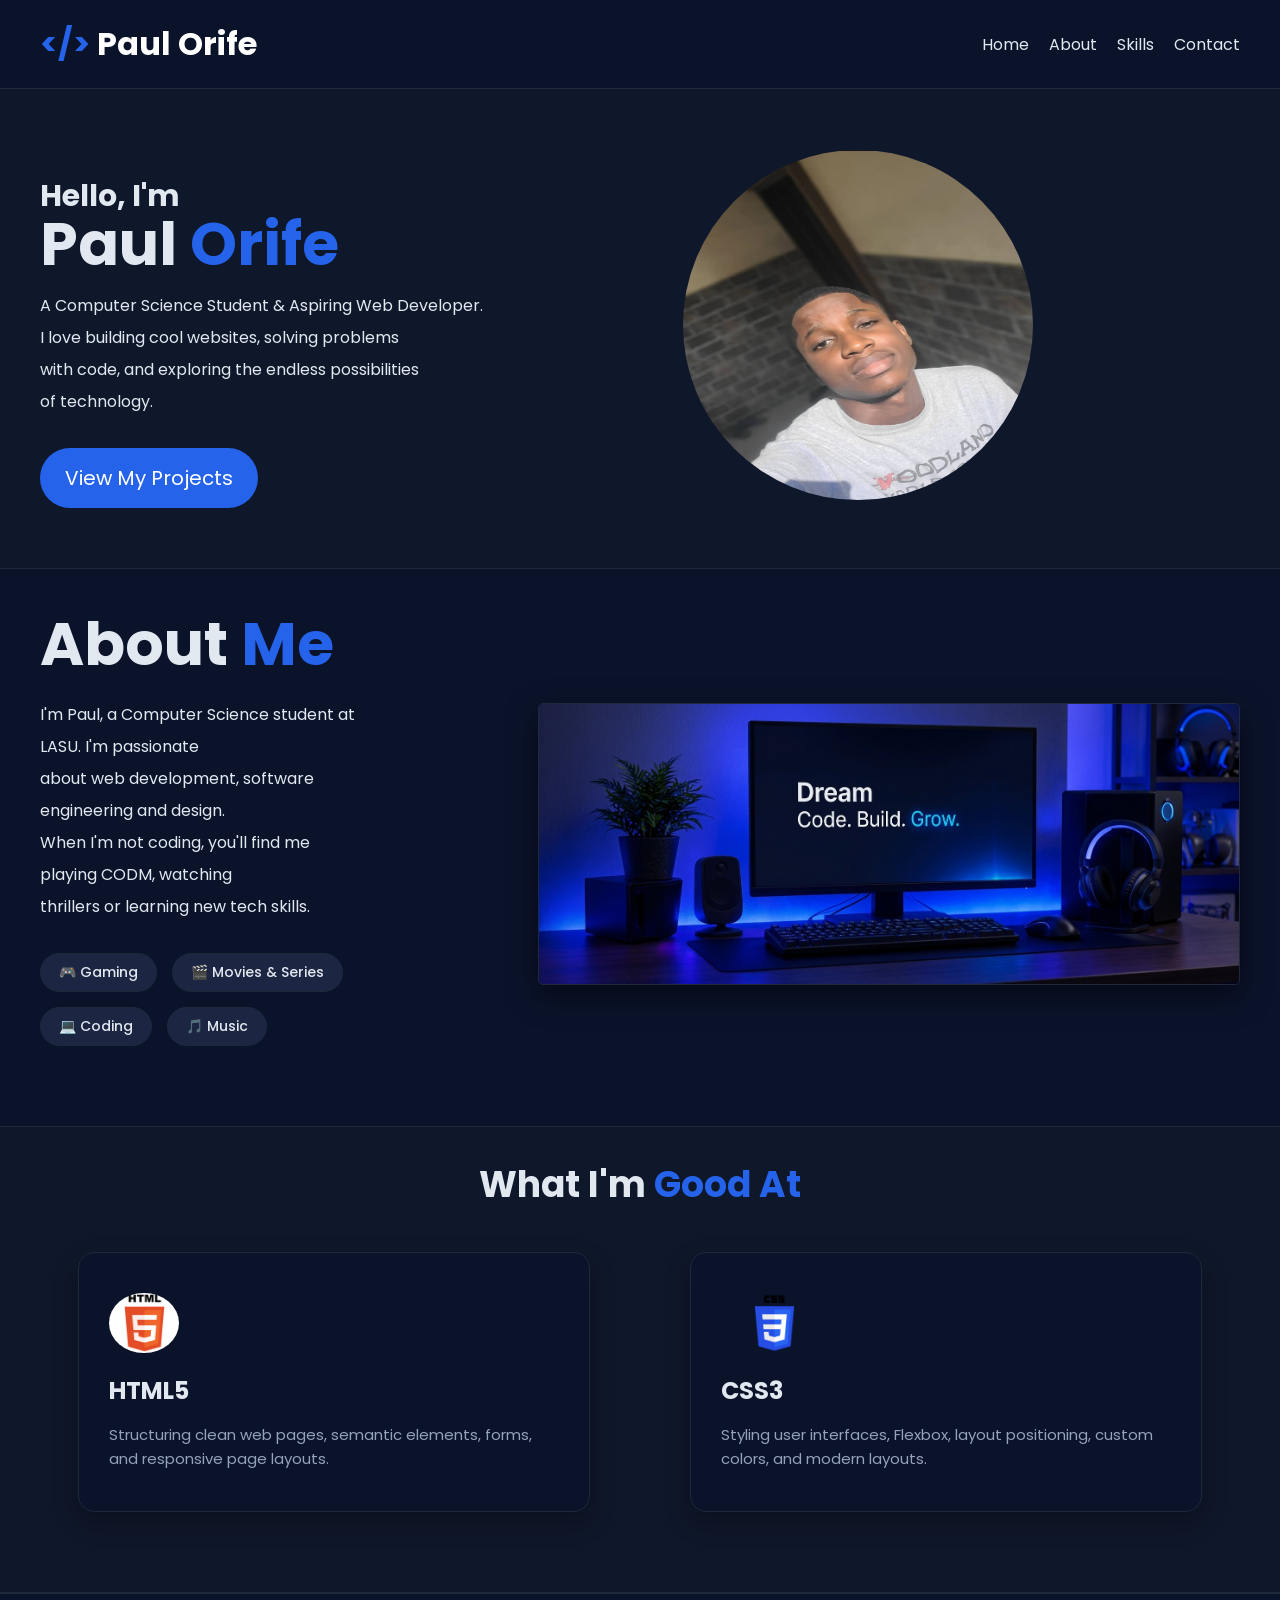
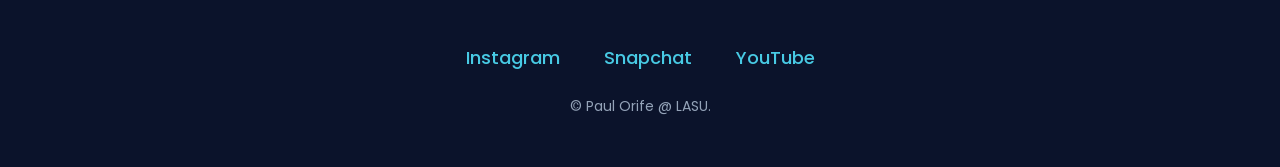
<file: index.html>
<!DOCTYPE html>
<html lang="en">
    <head>
        <meta charset="UTF-8">
        <meta name="viewport" content="width=device-width, initial-scale=1.0">
        <title>Portfolio</title>
        <link href="style.css" rel="stylesheet">
             
        <link rel="preconnect" href="https://fonts.googleapis.com">
        <link rel="preconnect" href="https://fonts.gstatic.com" crossorigin>
        <link href="https://fonts.googleapis.com/css2?family=Poppins:wght@400;500;600;700&display=swap" rel="stylesheet">
        
    </head>
    <body>
        <div class="main-header">
            <div class="logo">
              <span>&lt;/&gt; </span>Paul Orife
            </div>
            <div class="links">
                <a href="#home">Home</a>
                <a href="#about">About</a>
                
                <!-- Skills Dropdown Menu -->
                <div class="dropdown">
                    <a href="#skills" class="dropdown-btn">Skills</a>
                    <div class="dropdown-content">
                        <a href="#skills">⚡ HTML5</a>
                        <a href="#skills">🎨 CSS3</a>
                    </div>
                </div>
                
                <!-- Contact Dropdown Menu -->
                <div class="dropdown">
                    <a href="#contact" class="dropdown-btn">Contact</a>
                    <div class="dropdown-content">
                        <a href="https://www.instagram.com/orife_paul?utm_source=qr&dlrf=MTN5Z3N1NzU1OXQ3ZA==" target="_blank">Instagram</a>
                        <a href="https://www.snapchat.com/add/itz_orife?share_id=Dfqdi4r0GFM&locale=en-US" target="_blank">Snapchat</a>
                        <a href="https://youtube.com/@paulorife1999?si=MPHn2XuBU9DmYEty" target="_blank">YouTube</a>
                    </div>
                </div>
            </div>
        </div>
        
        <!-- Main Hero Container -->
        <div class="hero-section" id="home">

            <!-- Left Box: Text Content & Buttons -->
            <div class="hero-text">
                <h2 class="hero-subtitle">Hello, I'm</h2>
                <h1 class="hero-title">Paul <span>Orife</span></h1>
                <p class="hero-description">
                    A Computer Science Student & Aspiring Web Developer. <br> 
                    I love building cool websites, solving problems <br>with code, and exploring the endless possibilities<br> of technology.
                </p>
    
                <!-- Action Button -->
                <div class="hero-buttons">
                    <a href="./projects.html" target="_blank" class="btn1">View My Projects</a>
                </div>
            </div>
            
            <div class="hero-image">
                <img src="./images/profile.jpeg" alt="Paul Orife">
            </div>
        </div>


         <div class="about-section" id="about">
                <div class="about-content">
                    <h1 class="about-title">About <span>Me</span></h1>
                    <p class="about-description">
                         I'm Paul, a Computer Science student at LASU. I'm passionate<br> about web development, software engineering and design.<br> When I'm not coding, you'll find me playing CODM, watching<br> thrillers or learning new tech skills.
                     </p>
                     <div class="interest-tags">
                    <span class="tag">🎮 Gaming</span>
                    <span class="tag">🎬 Movies & Series</span>
                    <span class="tag">💻 Coding</span>
                    <span class="tag">🎵 Music</span>
                   </div>
                </div>

                <div class="about-image-card">
            <img src="./images/pc.jpg" alt="Coding Setup">
                </div>
         </div>

               <!-- Skills Section -->
            <div class="skills-section" id="skills">
                <h2>What I'm   <span>Good At</span></h2>
                
        <div class="skills-container">
            
            <!-- HTML Card -->
            <div class="skill-card">
                <div class="card-icon">
                    <img src="./images/html_logo.png" alt="HTML5 Badge">
                </div>
                <h3>HTML5</h3>
                <p>Structuring clean web pages, semantic elements, forms, and responsive page layouts.</p>
            </div>

            <!-- CSS Card -->
            <div class="skill-card">
                <div class="card-icon">
                    <img src="./images/CSS_Logo.png" alt="CSS3 Badge">
                </div>
                <h3>CSS3</h3>
                <p>Styling user interfaces, Flexbox, layout positioning, custom colors, and modern layouts.</p>
            </div>

            </div>
        </div>

        <div class="footer-container" id="contact">
            <div class="footer-links">
                <a href="https://www.instagram.com/orife_paul?utm_source=qr&dlrf=MTN5Z3N1NzU1OXQ3ZA==" target="_blank">Instagram</a>
                <a href="https://www.snapchat.com/add/itz_orife?share_id=Dfqdi4r0GFM&locale=en-US" target="_blank">Snapchat</a>
                <a href="https://youtube.com/@paulorife1999?si=MPHn2XuBU9DmYEty" target="_blank">YouTube</a>
            </div>
            <p class="copyright-text">&copy; Paul Orife @ LASU.</p>
        </div>
    </body>
</html>
</file>
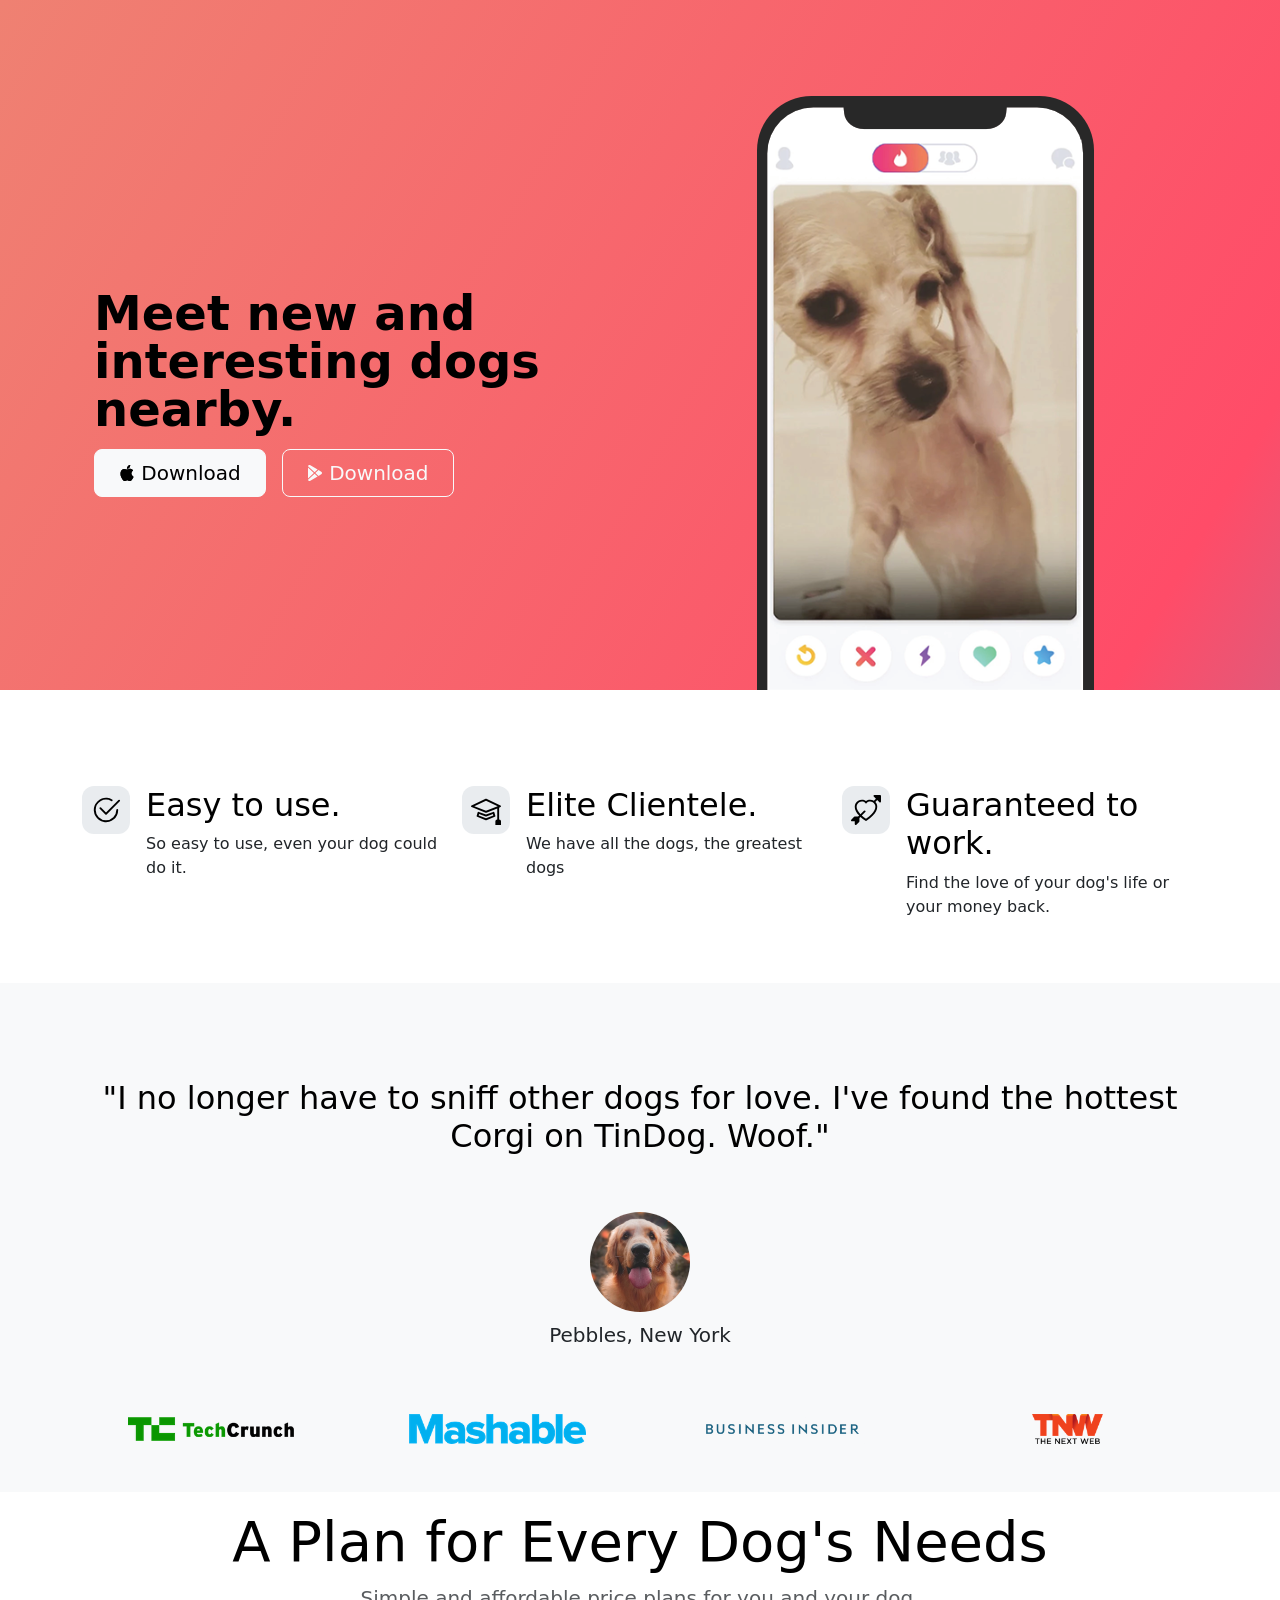
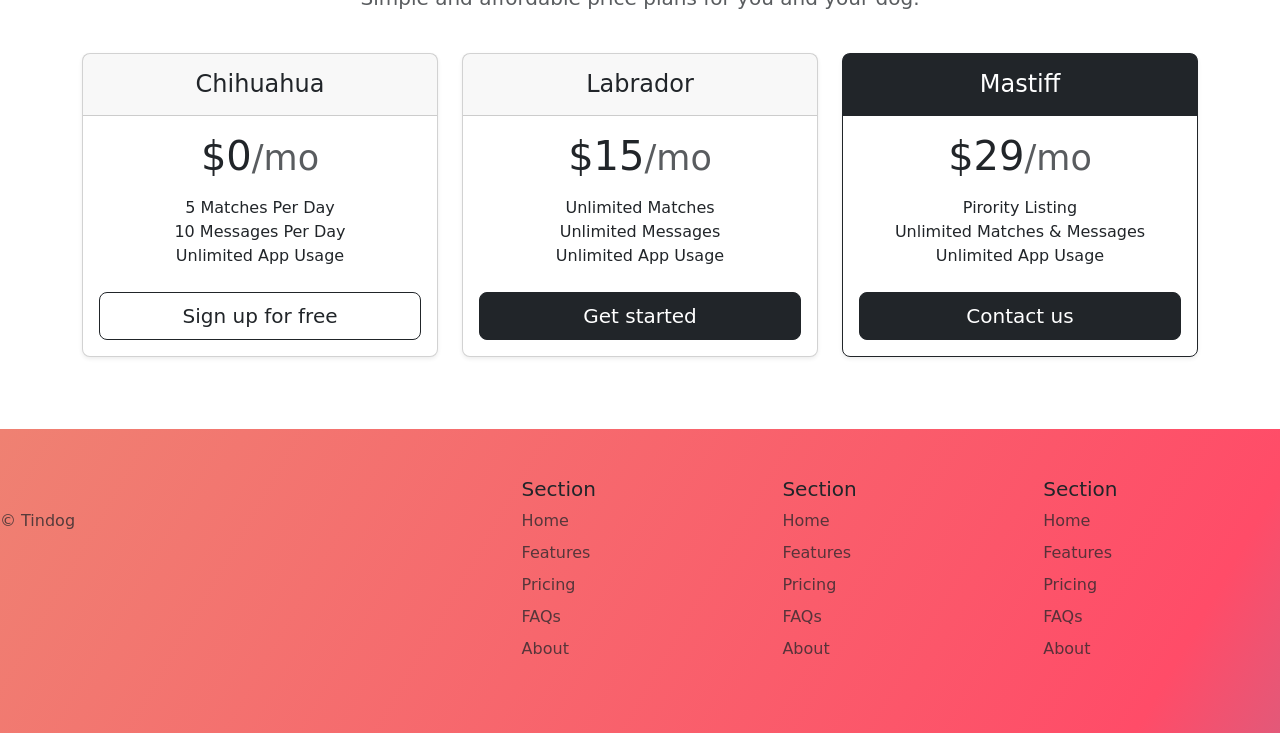
<file: Projects/tindog/index.html>
<!DOCTYPE html>
<html lang="en">

<head>
  <meta charset="UTF-8">
  <meta name="viewport" content="width=device-width, initial-scale=1.0">
  <title>TinDog</title>
   <link href="https://cdn.jsdelivr.net/npm/bootstrap@5.3.8/dist/css/bootstrap.min.css" rel="stylesheet" integrity="sha384-sRIl4kxILFvY47J16cr9ZwB07vP4J8+LH7qKQnuqkuIAvNWLzeN8tE5YBujZqJLB" crossorigin="anonymous">

  <link href="./css/style.css" rel="stylesheet">
  </head>

<body>

  <!-- Title -->
  <section id="title">
  <section id="title" class="gradient-background">

    <div class="container col-xxl-8 px-4 pt-5">
      <div class="row flex-lg-row-reverse align-items-center g-5 pt-5">
        <div class="col-10 col-sm-8 col-lg-6">
          <img src="./images/iphone.png" class="d-block mx-lg-auto img-fluid" alt="Bootstrap Themes" height="200" loading="lazy">
        </div>
        <div class="col-lg-6">
          <h1 class="display-5 fw-bold text-body-emphasis lh-1 mb-3">Meet new and interesting dogs nearby.</h1>

          <div class="d-grid gap-2 d-md-flex justify-content-md-start">
            <button type="button" class="btn btn-light btn-lg px-4 me-md-2"><svg xmlns="http://www.w3.org/2000/svg" width="16" height="16" fill="currentColor" class="bi bi-apple mb-1" viewBox="0 0 16 16">
                <path d="M11.182.008C11.148-.03 9.923.023 8.857 1.18c-1.066 1.156-.902 2.482-.878 2.516.024.034 1.52.087 2.475-1.258.955-1.345.762-2.391.728-2.43Zm3.314 11.733c-.048-.096-2.325-1.234-2.113-3.422.212-2.189 1.675-2.789 1.698-2.854.023-.065-.597-.79-1.254-1.157a3.692 3.692 0 0 0-1.563-.434c-.108-.003-.483-.095-1.254.116-.508.139-1.653.589-1.968.607-.316.018-1.256-.522-2.267-.665-.647-.125-1.333.131-1.824.328-.49.196-1.422.754-2.074 2.237-.652 1.482-.311 3.83-.067 4.56.244.729.625 1.924 1.273 2.796.576.984 1.34 1.667 1.659 1.899.319.232 1.219.386 1.843.067.502-.308 1.408-.485 1.766-.472.357.013 1.061.154 1.782.539.571.197 1.111.115 1.652-.105.541-.221 1.324-1.059 2.238-2.758.347-.79.505-1.217.473-1.282Z"></path>
                <path d="M11.182.008C11.148-.03 9.923.023 8.857 1.18c-1.066 1.156-.902 2.482-.878 2.516.024.034 1.52.087 2.475-1.258.955-1.345.762-2.391.728-2.43Zm3.314 11.733c-.048-.096-2.325-1.234-2.113-3.422.212-2.189 1.675-2.789 1.698-2.854.023-.065-.597-.79-1.254-1.157a3.692 3.692 0 0 0-1.563-.434c-.108-.003-.483-.095-1.254.116-.508.139-1.653.589-1.968.607-.316.018-1.256-.522-2.267-.665-.647-.125-1.333.131-1.824.328-.49.196-1.422.754-2.074 2.237-.652 1.482-.311 3.83-.067 4.56.244.729.625 1.924 1.273 2.796.576.984 1.34 1.667 1.659 1.899.319.232 1.219.386 1.843.067.502-.308 1.408-.485 1.766-.472.357.013 1.061.154 1.782.539.571.197 1.111.115 1.652-.105.541-.221 1.324-1.059 2.238-2.758.347-.79.505-1.217.473-1.282Z"></path>
              </svg> Download</button>
            <button type="button" class="btn btn-outline-light btn-lg px-4"><svg xmlns="http://www.w3.org/2000/svg" width="16" height="16" fill="currentColor" class="bi bi-google-play mb-1" viewBox="0 0 16 16">
                <path d="M14.222 9.374c1.037-.61 1.037-2.137 0-2.748L11.528 5.04 8.32 8l3.207 2.96 2.694-1.586Zm-3.595 2.116L7.583 8.68 1.03 14.73c.201 1.029 1.36 1.61 2.303 1.055l7.294-4.295ZM1 13.396V2.603L6.846 8 1 13.396ZM1.03 1.27l6.553 6.05 3.044-2.81L3.333.215C2.39-.341 1.231.24 1.03 1.27Z"></path>
              </svg> Download</button>
          </div>
        </div>
      </div>
    </div>
  </section>
  </section>
  <!-- Features -->
  
  <section id="features">
     <div class="container mt-5">
    <div class="row g-4 py-5 row-cols-1 row-cols-lg-3"> <div class="col d-flex align-items-start"> <div class="icon-square text-body-emphasis bg-body-secondary d-inline-flex align-items-center justify-content-center fs-4 flex-shrink-0 me-3"> <svg xmlns="http://www.w3.org/2000/svg" height="30" fill="currentColor" class="bi bi-check2-circle"
              viewBox="0 0 16 16">
<path
                d="M2.5 8a5.5 5.5 0 0 1 8.25-4.764.5.5 0 0 0 .5-.866A6.5 6.5 0 1 0 14.5 8a.5.5 0 0 0-1 0 5.5 5.5 0 1 1-11 0z" />
<path
                d="M15.354 3.354a.5.5 0 0 0-.708-.708L8 9.293 5.354 6.646a.5.5 0 1 0-.708.708l3 3a.5.5 0 0 0 .708 0l7-7z" />
</svg> </div> <div> <h3 class="fs-2 text-body-emphasis">Easy to use.</h3> <p>So easy to use, even your dog could do it.</p> 

    </a> </div> </div> <div class="col d-flex align-items-start"> <div class="icon-square text-body-emphasis bg-body-secondary d-inline-flex align-items-center justify-content-center fs-4 flex-shrink-0 me-3"> <svg xmlns="http://www.w3.org/2000/svg" height="30" fill="currentColor" class="bi bi-mortarboard" viewBox="0 0 16 16">
<path d="M8.211 2.047a.5.5 0 0 0-.422 0l-7.5 3.5a.5.5 0 0 0 .025.917l7.5 3a.5.5 0 0 0 .372 0L14 7.14V13a1 1 0 0 0-1 1v2h3v-2a1 1 0 0 0-1-1V6.739l.686-.275a.5.5 0 0 0 .025-.917l-7.5-3.5ZM8 8.46 1.758 5.965 8 3.052l6.242 2.913L8 8.46Z"/>
<path d="M4.176 9.032a.5.5 0 0 0-.656.327l-.5 1.7a.5.5 0 0 0 .294.605l4.5 1.8a.5.5 0 0 0 .372 0l4.5-1.8a.5.5 0 0 0 .294-.605l-.5-1.7a.5.5 0 0 0-.656-.327L8 10.466 4.176 9.032Zm-.068 1.873.22-.748 3.496 1.311a.5.5 0 0 0 .352 0l3.496-1.311.22.748L8 12.46l-3.892-1.556Z"/>
</svg>
 </div> <div> <h3 class="fs-2 text-body-emphasis">Elite Clientele.</h3> <p>We have all the dogs, the greatest dogs</p> 
    
    </a> </div> </div> <div class="col d-flex align-items-start"> <div class="icon-square text-body-emphasis bg-body-secondary d-inline-flex align-items-center justify-content-center fs-4 flex-shrink-0 me-3"> <svg xmlns="http://www.w3.org/2000/svg" height="30" fill="currentColor" class="bi bi-arrow-through-heart"
              viewBox="0 0 16 16">
<path fill-rule="evenodd"
                d="M2.854 15.854A.5.5 0 0 1 2 15.5V14H.5a.5.5 0 0 1-.354-.854l1.5-1.5A.5.5 0 0 1 2 11.5h1.793l.53-.53c-.771-.802-1.328-1.58-1.704-2.32-.798-1.575-.775-2.996-.213-4.092C3.426 2.565 6.18 1.809 8 3.233c1.25-.98 2.944-.928 4.212-.152L13.292 2 12.147.854A.5.5 0 0 1 12.5 0h3a.5.5 0 0 1 .5.5v3a.5.5 0 0 1-.854.354L14 2.707l-1.006 1.006c.236.248.44.531.6.845.562 1.096.585 2.517-.213 4.092-.793 1.563-2.395 3.288-5.105 5.08L8 13.912l-.276-.182a21.86 21.86 0 0 1-2.685-2.062l-.539.54V14a.5.5 0 0 1-.146.354l-1.5 1.5Zm2.893-4.894A20.419 20.419 0 0 0 8 12.71c2.456-1.666 3.827-3.207 4.489-4.512.679-1.34.607-2.42.215-3.185-.817-1.595-3.087-2.054-4.346-.761L8 4.62l-.358-.368c-1.259-1.293-3.53-.834-4.346.761-.392.766-.464 1.845.215 3.185.323.636.815 1.33 1.519 2.065l1.866-1.867a.5.5 0 1 1 .708.708L5.747 10.96Z" />
</svg>
 </div> <div> <h3 class="fs-2 text-body-emphasis">Guaranteed to work.</h3> <p>Find the love of your dog's life or your money back.</p> 
    
    </a> </div> </div> </div>
    </div>
  </section>
  
  <!-- Testimonial -->
  <section id="testimonial">
    <div class="p-5 text-center bg-body-tertiary">
        <div class="container py-5">
          <h2 class="text-body-emphasis">"I no longer have to sniff other dogs for love. I've found the hottest Corgi on
            TinDog. Woof."</h2>
          <img class="profile-img mt-5" src="./images/dog-img.jpg" alt="dog image"> 
          <p class="col-lg-8 mx-auto lead mt-2">
            Pebbles, New York
          </p>
        </div>

        <div class="container">
          <div class="row">
            <div class="col-lg-3 col-sm-12">
              <img src="./images/techcrunch.png" alt="techcrunch" height="30">
            </div>
            <div class="col-lg-3 col-sm-12">
              <img src="./images/mashable.png" alt="mashable" height="30">
            </div>
            <div class="col-lg-3 col-sm-12">
              <img src="./images/bizinsider.png" alt="bizinsider" height="30">
            </div>
            <div class="col-lg-3 col-sm-12">
              <img src="./images/tnw.png" alt="tnw" height="30">
            </div>
          </div>
        </div>
      </div>
  </section>
  <!-- Pricing -->
   <div class="container">
  <section id="pricing">
    <div class="pricing-header p-3 pb-md-4 mx-auto text-center"> <h1 class="display-4 fw-normal text-body-emphasis">A Plan for Every Dog's Needs</h1> <p class="fs-5 text-body-secondary">Simple and affordable price plans for you and your dog.</p> </div>
    <div class="row row-cols-1 row-cols-md-3 mb-3 text-center"> <div class="col"> <div class="card mb-4 rounded-3 shadow-sm"> <div class="card-header py-3"> <h4 class="my-0 fw-normal">Chihuahua</h4> </div> <div class="card-body"> <h1 class="card-title pricing-card-title">$0<small class="text-body-secondary fw-light">/mo</small></h1> <ul class="list-unstyled mt-3 mb-4"> <li>5 Matches Per Day</li> <li>10 Messages Per Day</li> <li>Unlimited App Usage</li>  </ul> <button type="button" class="w-100 btn btn-lg btn-outline-dark">Sign up for free</button> </div> </div> </div> <div class="col"> <div class="card mb-4 rounded-3 shadow-sm"> <div class="card-header py-3"> <h4 class="my-0 fw-normal">Labrador</h4> </div> <div class="card-body"> <h1 class="card-title pricing-card-title">$15<small class="text-body-secondary fw-light">/mo</small></h1> <ul class="list-unstyled mt-3 mb-4"> <li>Unlimited Matches</li> <li>Unlimited Messages</li> <li>Unlimited App Usage</li> </ul> <button type="button" class="w-100 btn btn-lg btn-dark">Get started</button> </div> </div> </div> <div class="col"> <div class="card mb-4 rounded-3 shadow-sm border-dark"> <div class="card-header py-3 text-bg-dark border-dark"> <h4 class="my-0 fw-normal">Mastiff</h4> </div> <div class="card-body"> <h1 class="card-title pricing-card-title">$29<small class="text-body-secondary fw-light">/mo</small></h1> <ul class="list-unstyled mt-3 mb-4"> <li>Pirority Listing</li> <li>Unlimited Matches & Messages</li> <li>Unlimited App Usage</li> </ul> <button type="button" class="w-100 btn btn-lg btn-dark">Contact us</button> </div> </div> </div> </div>
  </section>
  </div>
  <!-- Footer -->
  <section id="footer" class="gradient-background">
    <footer class="row row-cols-1 row-cols-sm-2 row-cols-md-5 py-5 mt-5  "> <div class="col mb-3"> <svg class="bi me-2" width="40" height="32" aria-hidden="true"><use xlink:href="#bootstrap"></use></svg> </a> <p class="text-body-secondary">© Tindog</p> </div> <div class="col mb-3"></div> <div class="col mb-3"> <h5>Section</h5> <ul class="nav flex-column"> <li class="nav-item mb-2"><a href="#" class="nav-link p-0 text-body-secondary">Home</a></li> <li class="nav-item mb-2"><a href="#" class="nav-link p-0 text-body-secondary">Features</a></li> <li class="nav-item mb-2"><a href="#" class="nav-link p-0 text-body-secondary">Pricing</a></li> <li class="nav-item mb-2"><a href="#" class="nav-link p-0 text-body-secondary">FAQs</a></li> <li class="nav-item mb-2"><a href="#" class="nav-link p-0 text-body-secondary">About</a></li> </ul> </div> <div class="col mb-3"> <h5>Section</h5> <ul class="nav flex-column"> <li class="nav-item mb-2"><a href="#" class="nav-link p-0 text-body-secondary">Home</a></li> <li class="nav-item mb-2"><a href="#" class="nav-link p-0 text-body-secondary">Features</a></li> <li class="nav-item mb-2"><a href="#" class="nav-link p-0 text-body-secondary">Pricing</a></li> <li class="nav-item mb-2"><a href="#" class="nav-link p-0 text-body-secondary">FAQs</a></li> <li class="nav-item mb-2"><a href="#" class="nav-link p-0 text-body-secondary">About</a></li> </ul> </div> <div class="col mb-3"> <h5>Section</h5> <ul class="nav flex-column"> <li class="nav-item mb-2"><a href="#" class="nav-link p-0 text-body-secondary">Home</a></li> <li class="nav-item mb-2"><a href="#" class="nav-link p-0 text-body-secondary">Features</a></li> <li class="nav-item mb-2"><a href="#" class="nav-link p-0 text-body-secondary">Pricing</a></li> <li class="nav-item mb-2"><a href="#" class="nav-link p-0 text-body-secondary">FAQs</a></li> <li class="nav-item mb-2"><a href="#" class="nav-link p-0 text-body-secondary">About</a></li> </ul> </div> </footer>
  </section>
  <script src="https://cdn.jsdelivr.net/npm/bootstrap@5.3.8/dist/js/bootstrap.bundle.min.js" integrity="sha384-FKyoEForCGlyvwx9Hj09JcYn3nv7wiPVlz7YYwJrWVcXK/BmnVDxM+D2scQbITxI" crossorigin="anonymous"></script>
</body>

</html>
</file>
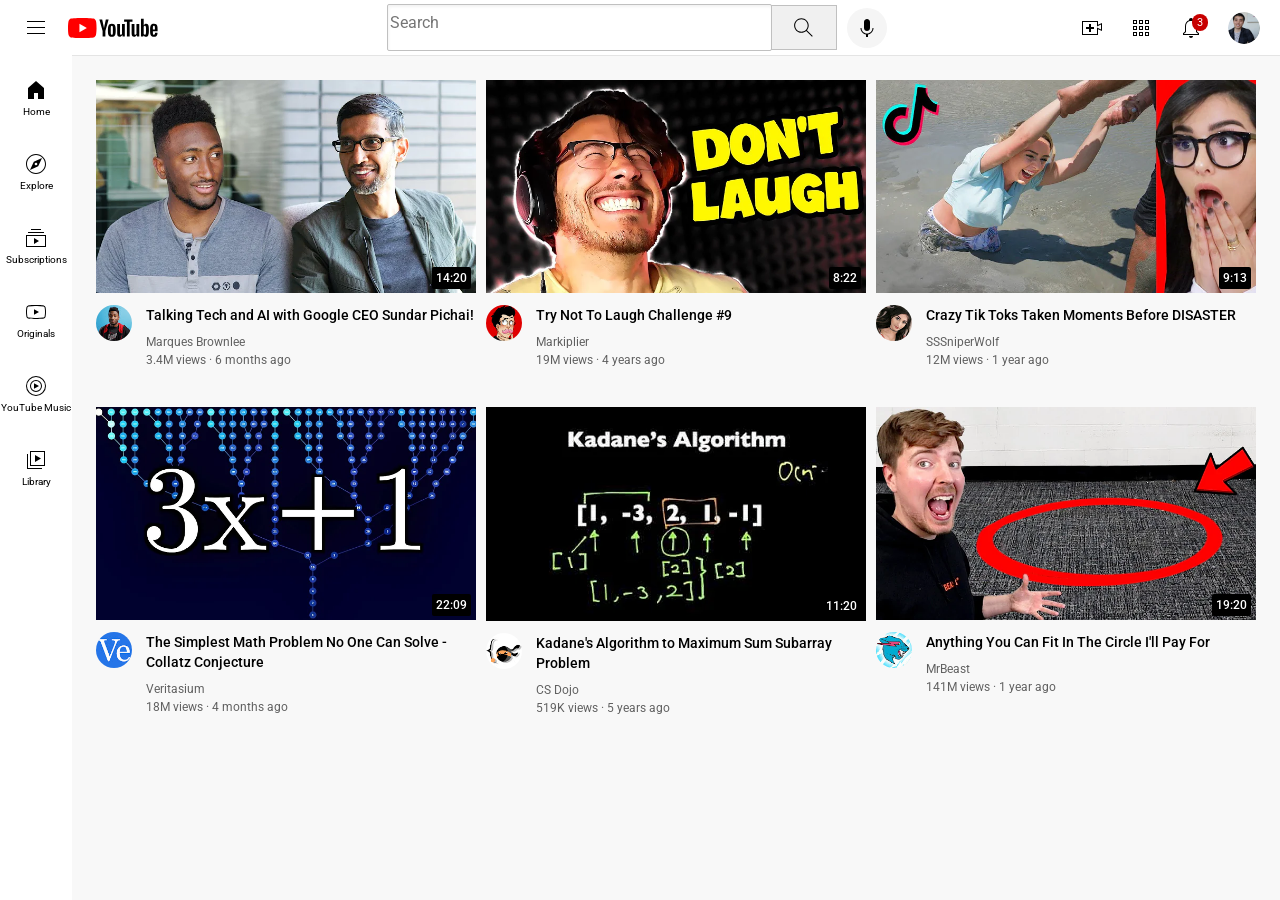
<file: Projects/youtube_clone/index.html>
<!DOCTYPE html>
<html>
  <head>
    <meta name="viewport" content="width=device-width, initial-scale=1.0">
    <link rel="preconnect" href="https://fonts.googleapis.com">
    <link rel="preconnect" href="https://fonts.gstatic.com" crossorigin>
    <link href="https://fonts.googleapis.com/css2?family=Roboto:ital,wght@0,100..900;1,100..900&display=swap" rel="stylesheet">
    <title>YouTube.com Clone</title>

    <link rel="stylesheet" href="styles/general.css">
    <link rel="stylesheet" href="styles/header.css">
    <link rel="stylesheet" href="styles/video.css">
    <link rel="stylesheet" href="styles/sidebar.css">
  </head>
  <body>
    <header class="header">
      <div class="left-section">
        <img class="hamburger-menu" src="icons/hamburger-menu.svg">
        <img class="youtube-logo" src="icons/youtube-logo.svg">
      </div>
      <div class="middle-section">
        <input class="search-bar" type="text" placeholder="Search"> 
        <button class="search-button">
          <img class="search-icon" src="icons/search.svg">
          <div class="tooltip">Search</div>
        </button>
        <button class="voice-search-button">
          <img class="voice-search-icon" src="icons/voice-search-icon.svg">
          <div class="tooltip">Search with your voice</div>
        </button>
      </div>
      <div class="right-section">
        <div class="upload-icon-container">
          <img class="upload-icon" src="icons/upload.svg">
          <div class="tooltip">Create</div>
        </div>
        
        <div class="youtube-apps-icons-container">
          <img class="youtube-apps-icons" src="icons/youtube-apps.svg">
          <div class="tooltip">YouTube apps</div>
        </div>
       
        <div class="notifications-icon-container">
           <img class="notifications-icon" src="icons/notifications.svg">
           <div class="tooltip">Notifications</div>
           <div class="notifications-count">
            3
           </div>
        </div>
        <img class="current-user-picture" src="channel-pic/my-channel.jpeg">
      </div>
    </header>

    <nav class="sidebar">
      <div class="sidebar-link">
        <img src="icons/home.svg">
        <div> Home</div>
      </div>
      <div class="sidebar-link">
        <img src="icons/explore.svg">
        <div> Explore</div>
      </div>
      <div class="sidebar-link">
        <img src="icons/subscriptions.svg">
        <div> Subscriptions</div>
      </div>
      <div class="sidebar-link">
        <img src="icons/originals.svg">
        <div> Originals</div>
      </div>
      <div class="sidebar-link">
        <img src="icons/youtube-music.svg">
        <div> YouTube Music</div>
      </div>
      <div class="sidebar-link">
        <img src="icons/library.svg">
        <div> Library</div>
      </div>
    </nav>
    <main>
    <section class="video-grid">
    <div class="video-preview">
      <div class="thumbnail-row">
      <a href="https://www.youtube.com/watch?v=n2RNcPRtAiY" target="_blank">
          <img class="thumbnail" src="pics/pic1.webp">
      </a>
        <div class="video-time">
          14:20
        </div>
      </div>
      <div class="video-info-grid">
        <div class="channel-picture">
           <img class="profile-pic" src="channel-pic/channel-1.jpeg">  
        </div>
        <div class="video-info">
      <p class="video-title">
        <a href="https://www.youtube.com/watch?v=n2RNcPRtAiY" target="_blank" class="video-title-link" >
          Talking Tech and AI with Google CEO Sundar Pichai!
        </a>
    </p>

    <p class="video-author">
      Marques Brownlee  
    </p>
    <p class="video-stats">
      3.4M views &#183; 6 months ago
   </p>
      </div>
    </div>
    </div>
         
    <div class="video-preview">
      <div class="thumbnail-row">
                <a href="https://www.youtube.com/watch?v=mP0RAo9SKZk" target="_blank">
                  <img class="thumbnail" src="pics/pic2.webp">
                </a>
          <div class="video-time">
          8:22
        </div>
      </div>
      <div class="video-info-grid">
        <div class="channel-picture">
           <img class="profile-pic" src="channel-pic/channel-2.jpeg">  
        </div>
        <div class="video-info">
      <p class="video-title">
      <a href="https://www.youtube.com/watch?v=mP0RAo9SKZk" target="_blank" class="video-title-link">
        Try Not To Laugh Challenge #9
      </a>
    </p>

    <p class="video-author">
        Markiplier  
    </p>
    <p class="video-stats">
      19M views &#183; 4 years ago
   </p>
      </div>
    </div>
    </div>

    <div class="video-preview">
      <div class="thumbnail-row">
        <a href="https://www.youtube.com/watch?v=FgjPQQeTh1w" target="_blank">
          <img class="thumbnail" src="pics/pic3.webp">
        </a>
           <div class="video-time">
          9:13
        </div>
      </div>
      <div class="video-info-grid">
        <div class="channel-picture">
           <img class="profile-pic" src="channel-pic/channel-4.jpeg">  
        </div>
        <div class="video-info">
      <p class="video-title">
        <a href="https://www.youtube.com/watch?v=FgjPQQeTh1w" target="_blank" class="video-title-link">
           Crazy Tik Toks Taken Moments Before DISASTER
        </a>
      
    </p>

    <p class="video-author">
      SSSniperWolf  
    </p>
    <p class="video-stats">
      12M views &#183; 1 year ago
   </p>
      </div>
    </div>
    </div>
         
    <div class="video-preview">
      <div class="thumbnail-row">
       <a href="https://www.youtube.com/watch?v=094y1Z2wpJg" target="_blank">
         <img class="thumbnail" src="pics/pic4.webp">
       </a>
          <div class="video-time">
          22:09
        </div>
      </div>
      <div class="video-info-grid">
        <div class="channel-picture">
           <img class="profile-pic" src="channel-pic/channel-5.jpeg">  
        </div>
        <div class="video-info">
      <p class="video-title">
          <a href="https://www.youtube.com/watch?v=094y1Z2wpJg" target="_blank" class="video-title-link">
             The Simplest Math Problem No One Can Solve - Collatz Conjecture
          </a>
    </p>

    <p class="video-author">
        Veritasium
    </p>
    <p class="video-stats">
      18M views &#183; 4 months ago
   </p>
      </div>
    </div>
    </div>

    <div class="video-preview">
      <div class="thumbnail-row">
        <a href="https://www.youtube.com/watch?v=86CQq3pKSUw" target="_blank">
          <img class="thumbnail" src="pics/pic5.webp">
        </a>
          <div class="video-time">
          11:20
        </div>
      </div>
      <div class="video-info-grid">
        <div class="channel-picture">
           <img class="profile-pic" src="channel-pic/channel-6.jpeg">  
        </div>
        <div class="video-info">
      <p class="video-title">
                <a href="https://www.youtube.com/watch?v=86CQq3pKSUw" target="_blank" class="video-title-link">
                 Kadane's Algorithm to Maximum Sum Subarray Problem     
                </a>
    </p>

    <p class="video-author">
      CS Dojo  
    </p>
    <p class="video-stats">
     519K views &#183; 5 years ago
   </p>
      </div>
    </div>
    </div>
         
    <div class="video-preview">
      <div class="thumbnail-row">
        <a href="https://www.youtube.com/watch?v=yXWw0_UfSFg" target="_blank">
          <img class="thumbnail" src="pics/pic6.webp">
        </a>
          <div class="video-time">
          19:20
        </div>
      </div>
      <div class="video-info-grid">
        <div class="channel-picture">
           <img class="profile-pic" src="channel-pic/channel-7.jpeg">  
        </div>
        <div class="video-info">
      <p class="video-title">
            <a href="https://www.youtube.com/watch?v=yXWw0_UfSFg" target="_blank" class="video-title-link">
           Anything You Can Fit In The Circle I'll Pay For
            </a>
    </p>

    <p class="video-author">
        MrBeast  
    </p>
    <p class="video-stats">
      141M views &#183; 1 year ago
   </p>
      </div>
    </div>
    </div>
  </section>
    </main>

  </body>
</html>
</file>
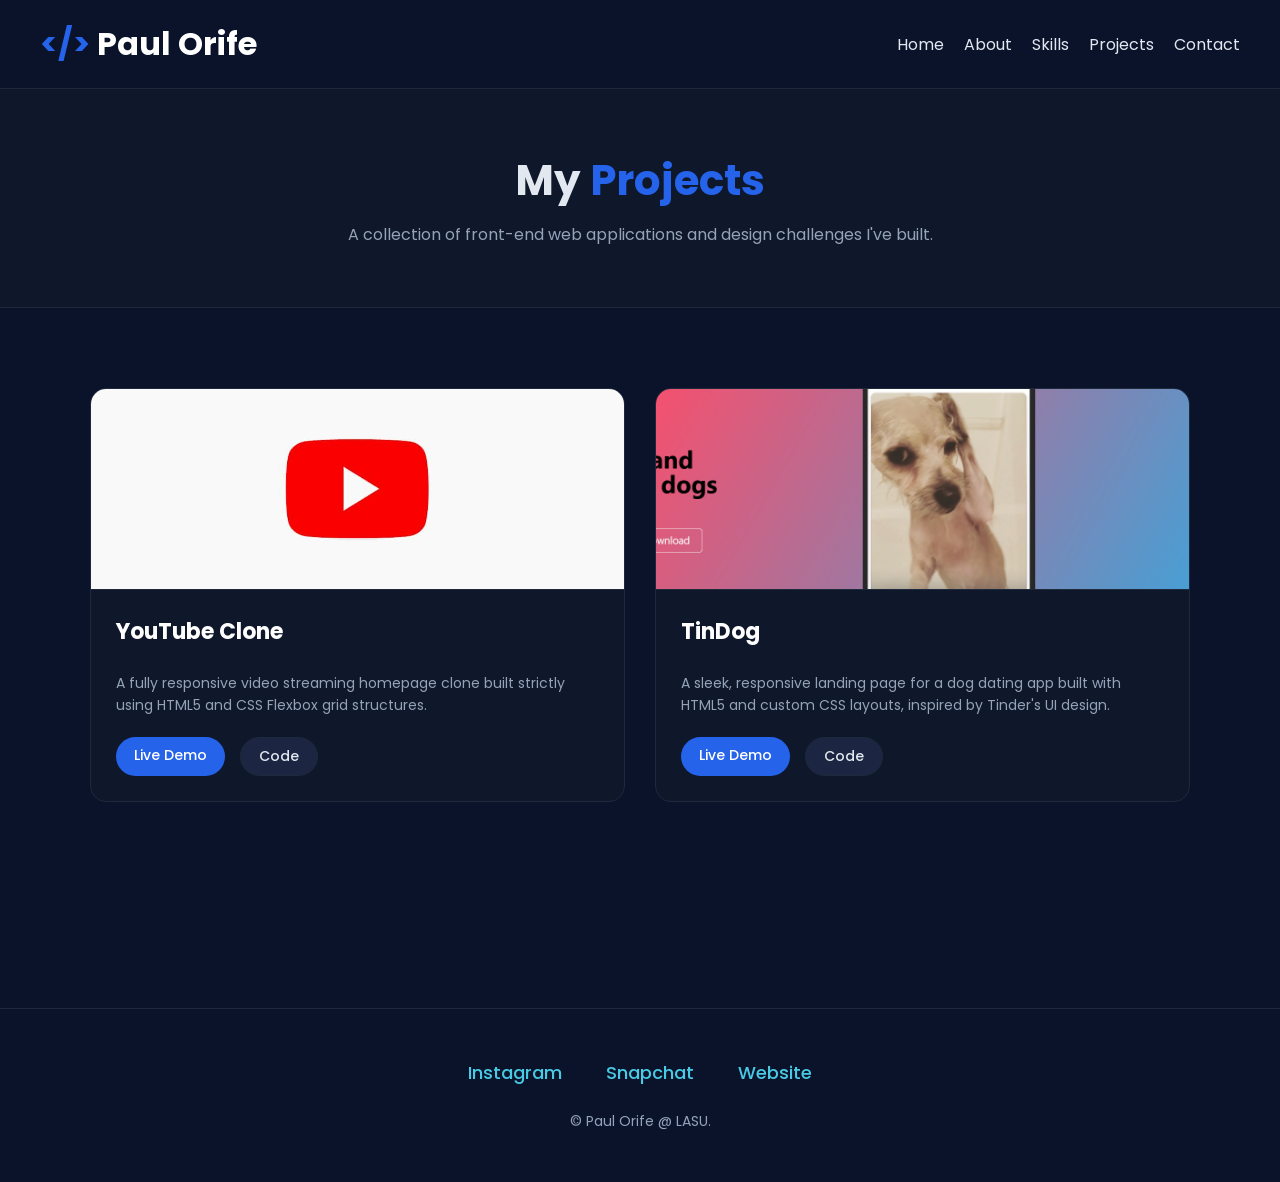
<file: projects.html>
<!DOCTYPE html>
<html lang="en">
<head>
    <meta charset="UTF-8">
    <meta name="viewport" content="width=device-width, initial-scale=1.0">
    <title>Projects | Paul Orife</title>
    
    <!-- Google Fonts -->
    <link rel="preconnect" href="https://fonts.googleapis.com">
    <link rel="preconnect" href="https://fonts.gstatic.com" crossorigin>
    <link href="https://fonts.googleapis.com/css2?family=Poppins:wght@400;500;600;700&display=swap" rel="stylesheet">
    
    <!-- Link your existing stylesheet or embed styles -->
    <link rel="stylesheet" href="style.css">
    
    <style>
        /* Page Header Title Section */
        .projects-header {
            background-color: #0F172A;
            padding: 60px 40px;
            text-align: center;
            border-bottom: 1px solid #1E293B;
        }

        .projects-header h1 {
            font-size: 42px;
            margin: 0 0 10px 0;
        }

        .projects-header p {
            color: #94A3B8;
            font-size: 16px;
            margin: 0;
        }

        /* Projects Section Grid */
        .projects-section {
            background-color: #0B132B;
            padding: 80px 40px;
            min-height: 60vh;
        }

        .projects-grid {
            max-width: 1100px;
            margin: 0 auto;
            display: grid;
            grid-template-columns: repeat(auto-fit, minmax(320px, 1fr));
            gap: 30px;
        }

        /* Project Card Styling */
        .project-card {
            background-color: #0F172A;
            border: 1px solid #1E293B;
            border-radius: 16px;
            overflow: hidden;
            display: flex;
            flex-direction: column;
            transition: transform 0.3s ease, box-shadow 0.3s ease;
        }

        .project-card:hover {
            transform: translateY(-5px);
            box-shadow: 0 12px 30px rgba(0, 0, 0, 0.4);
            border-color: #2563EB;
        }

        .project-img {
            width: 100%;
            height: 200px;
            object-fit: cover;
            border-bottom: 1px solid #1E293B;
        }

        .project-info {
            padding: 25px;
            display: flex;
            flex-direction: column;
            flex-grow: 1;
        }

        .project-info h3 {
            margin: 0 0 10px 0;
            font-size: 22px;
            color: #FFFFFF;
        }

        .project-info p {
            color: #94A3B8;
            font-size: 14px;
            line-height: 1.6;
            margin-bottom: 20px;
            flex-grow: 1;
        }

        /* Card Action Links */
        .project-links {
            display: flex;
            gap: 15px;
        }

        .project-btn {
            padding: 8px 18px;
            border-radius: 20px;
            font-size: 14px;
            font-weight: 500;
            text-decoration: none;
            transition: background 0.3s ease;
        }

        .btn-live {
            background-color: #2563EB;
            color: #FFFFFF;
        }

        .btn-code {
            background-color: #1C2541;
            color: #E2E8F0;
            border: 1px solid #1E293B;
        }

        .btn-code:hover {
            background-color: #1E293B;
        }

        @media screen and (max-width: 768px) {
            .projects-header {
                padding: 48px 24px;
            }

            .projects-header h1 {
                font-size: clamp(38px, 10vw, 48px);
            }

            .projects-header p {
                font-size: 18px;
                line-height: 1.7;
            }

            .projects-section {
                padding: 52px 20px;
            }

            .projects-grid {
                grid-template-columns: minmax(0, 1fr);
                gap: 24px;
            }

            .project-img {
                height: 220px;
            }

            .project-info {
                padding: 24px;
            }

            .project-info h3 {
                font-size: 25px;
            }

            .project-info p {
                font-size: 17px;
            }

            .project-links {
                flex-wrap: wrap;
                gap: 12px;
            }

            .project-btn {
                padding: 10px 18px;
                font-size: 16px;
            }
        }
    </style>
</head>
<body>

    <!-- Main Navigation Header -->
    <div class="main-header">
        <div class="logo">
            <span>&lt;/&gt; </span>Paul Orife
        </div>
        <div class="links">
            <a href="index.html">Home</a>
            <a href="index.html#about">About</a>
            <a href="index.html#skills">Skills</a>
            <a href="projects.html" class="active">Projects</a>
            <a href="index.html#contact">Contact</a>
        </div>
    </div>

    <!-- Title Header Banner -->
    <div class="projects-header">
        <h1>My <span>Projects</span></h1>
        <p>A collection of front-end web applications and design challenges I've built.</p>
    </div>

    <!-- Cards Section -->
    <div class="projects-section">
        <div class="projects-grid">

            <!-- Project 1 Card -->
            <div class="project-card">
                <img src="./Projects/youtube_clone/images/youtube-logo-.jpg" alt="YouTube Clone" class="project-img">
                <div class="project-info">
                    <h3>YouTube Clone</h3>
                    <p>A fully responsive video streaming homepage clone built strictly using HTML5 and CSS Flexbox grid structures.</p>
                    <div class="project-links">
                        <a href="./Projects/youtube_clone/index.html" target="_blank" class="project-btn btn-live">Live Demo</a>
                        <a href="https://github.com/orifepaul83-ship-it/portfolio" target="_blank" rel="noopener noreferrer" class="project-btn btn-code">Code</a>
                    </div>
                </div>
            </div>

            <!-- Project 2 Card -->
            <div class="project-card">
                <img src="./Projects/tindog/images/snippet.png" alt="Portfolio Website" class="project-img">
                <div class="project-info">
                    <h3>TinDog</h3>
                        <p>A sleek, responsive landing page for a dog dating app built with HTML5 and custom CSS layouts, inspired by Tinder's UI design.</p>
                    <div class="project-links">
                        <a href="./Projects/tindog/index.html" target="_blank" class="project-btn btn-live">Live Demo</a>
                        <a href="https://github.com/orifepaul83-ship-it/portfolio" target="_blank" rel="noopener noreferrer" class="project-btn btn-code">Code</a>
                    </div>
                </div>
            </div>

        </div>
    </div>

    <!-- Shared Footer -->
    <div class="footer-container">
        <div class="footer-links">
            <a href="https://www.instagram.com/orife_paul?utm_source=qr&dlrf=MTN5Z3N1NzU1OXQ3ZA==" target="_blank">Instagram</a>
            <a href="https://www.snapchat.com/add/itz_orife?share_id=Dfqdi4r0GFM&locale=en-US" target="_blank">Snapchat</a>
            <a href="index.html">Website</a>
        </div>
        <p class="copyright-text">&copy; Paul Orife @ LASU.</p>
    </div>

</body>
</html>
</file>
<file: style.css>
body {
            font-family: 'Poppins', sans-serif;
            font-size: 16px;
            color: #E2E8F0; 
            background-color: #0B132B;
            margin: 0;
            
        }

            .main-header{
                display: flex;
                justify-content: space-between;
                align-items: center;
                padding: 20px 40px;
                background-color: #0B132B;    
                color: #FFFFFF;
                position: sticky;
                top: 0;
                z-index: 1000; 
                border-bottom: 1px solid #1E293B; 
            }
            

            /* Align Links and Dropdown Inline */
            .links {
                display: flex;
                align-items: center;
            }

            /* Dropdown Container */
            .dropdown {
                position: relative;
                display: inline-block;
                margin-left: 20px;
            }

            .dropdown .dropdown-btn {
                margin-left: 0; /* Reset link margin inside container */
            }

            /* Hidden Social Box */
            .dropdown-content {
                display: none;
                position: absolute;
                right: 0;
                top: 100%;
                background-color: #0F172A; /* Slate navy matching cards */
                min-width: 150px;
                border-radius: 8px;
                border: 1px solid #1E293B;
                box-shadow: 0 10px 25px rgba(0, 0, 0, 0.4);
                padding: 10px 0;
                z-index: 1001;
            }

            /* Social Links Inside Dropdown */
            .dropdown-content a {
                color: #E2E8F0;
                padding: 10px 20px;
                text-decoration: none;
                display: block;
                font-size: 14px;
                margin-left: 0;
                transition: background-color 0.2s ease, color 0.2s ease;
            }

            /* Hover Effect for Links inside Dropdown */
            .dropdown-content a:hover {
                background-color: #1C2541;
                color: #2563EB;
            }

            /* Show Menu on Hover */
            .dropdown:hover .dropdown-content {
                display: block;
            }

            .links a{
            margin-left: 20px;
            color: #E2E8F0;
            text-decoration: none;
            }

            .logo{
                font-weight: bold;
                font-size: 2rem;
            }

            .hero-section{
                display: flex;
                align-items: center;
                justify-content: flex-start;
                 /* Added some padding to the hero section for breathing room */
                gap: 200px;
                background-color: #0F172A; /* Lighter slate navy shade */
                padding: 60px 40px;
                border-bottom: 1px solid #1E293B;
                }

            span{
                color: #2563EB;
            }

            h1{
                font-size:60px;
            }

            h2{
                font-size: 30px;
            }

            /* FIXED: Targeted individual elements separately and reduced bottom margin */
            .hero-subtitle {
                margin-bottom: -20px; /* Pulls the name closer to "Hello, I'm" */
            }

            .hero-title {
                margin-top: 0;
                margin-bottom:-15px;
            }

            .btn1{
                background-color: #2563EB;
                color: white;
                border-radius: 30px;
                padding: 15px 25px;
                border: none;
                font-family: 'Poppins', sans-serif;
                font-size: 20px;
                cursor: pointer;
                margin-right: 20px;
                text-decoration: none;
                display: inline-block;
                transition: all 0.3s ease;
            }

            .btn1:hover {
                background-color: #1d4ed8; /* Slightly deeper blue */
                transform: translateY(-3px); /* Lifts the button slightly */
                box-shadow: 0 10px 20px rgba(37, 99, 235, 0.4); /* Adds a nice blue glow shadow */
            }          

            a{
                text-decoration: none;
                color: white;
            }

            .hero-description,
            .about-description {
                line-height: 2; /* Added good line spacing for readability */
                margin-bottom: 30px;
            }

            img{
                height: 350px;
                width: 350px;
                border-radius: 50%;
            }

            .hero-text{
                margin-bottom: 0px;
            }
            .main-header,
            .hero-section, .about-section,
            .skills-section {
                border-bottom: 1px solid #1E293B; /* Soft slate-blue line */
            }
        
            .about-section{
                display: flex;
                align-items: center;
                justify-content: start;
                gap: 180px;
                padding: 80px 40px;
            }

            .about-description{
                margin-top: -30px;
            }

            .about-title{
                margin-top: -50px;
            }

            .interest-tags {
                display: flex;
                gap: 15px;
                flex-wrap: wrap;
                margin-top: 25px;
            }

            .tag {
                background-color: #1C2541; /* Dark card shade */
                color: #E2E8F0;
                padding: 8px 18px;
                border-radius: 20px;
                font-size: 14px;
                font-weight: 500;
                border: 1px solid #1E293B;
            }

            .about-image-card img {
            width: 700px;
            height: 280px;
            object-fit:cover ; /* Keeps image sharp without stretching */
            border-radius: 5px;
            border: 1px solid #1E293B;
            box-shadow: 0 10px 30px rgba(0, 0, 0, 0.5);
        }

        /* Skills Section Outer Layout */
        .skills-section {
            background-color: #0F172A; /* Alternating lighter background */
            padding: 80px 40px;
            border-bottom: 1px solid #1E293B;
            text-align: center;
        }

        .skills-section h2 {
            font-size: 36px;
            margin-bottom: 40px;
        }

        /* Side-by-Side Cards Container */
        .skills-container {
            
            display: flex;
            justify-content: center;
            gap: 100px;
            flex-wrap: wrap;

        }

        /* Individual Skill Card */
        .skill-card {
            background-color: #0B132B; /* Darker card background */
            border: 1px solid #1E293B;
            border-radius: 16px;
            padding: 40px 30px;
            flex: 1;
            min-width: 280px;
            max-width: 450px;
            text-align: left;
            box-shadow: 0 10px 25px rgba(0, 0, 0, 0.3);
        }

        /* Badge Icon Image Sizing */
        .card-icon img {
            height: 60px;
            width: auto;
            margin-bottom: 20px;
            display: block;
        }

        .skill-card h3 {
            font-size: 24px;
            margin-top: 0;
            margin-bottom: 15px;
        }

        .skill-card p {
            color: #94A3B8; /* Softer text color for descriptions */
            font-size: 15px;
            line-height: 1.6;
            margin: 0;
        }

        .skills-section h2 {
            margin-top: -50px;

        }

        .footer-container {
            background-color: #0B132B; /* Base dark navy background */
            padding: 50px 20px;
            text-align: center;
            border-top: 1px solid #1E293B; /* Subtle top dividing line */
        }

        .footer-links {
            margin-bottom: 25px;
        }

        .footer-links a {
            color: #48CAE4; /* Cyan/teal accent link color matching your layout style */
            text-decoration: none;
            font-size: 18px;
            font-weight: 500;
            margin: 0 20px; /* Horizontal spacing between links */
            transition: color 0.3s ease;
        }

        .footer-links a:hover {
            color: #2563EB; /* Highlight color when hovered */
        }

        .copyright-text {
            color: #94A3B8; /* Softer text color */
            font-size: 14px;
            margin: 0;
        }

        .project-img {
            width: 100%;
            height: 220px;          
            object-fit: cover;        
            border-radius: 0px;       
            border-bottom: 1px solid #1E293B;
        }

        html {
        scroll-behavior: smooth;
        scroll-padding-top: 80px; 
        }


        /* ==========================================
   Responsive Media Query for Mobile Devices
   ========================================== */
@media screen and (max-width: 768px) {

    body {
        font-size: 18px;
    }
    
    /* Header Adjustments */
    .main-header {
        padding: 18px 20px;
        flex-direction: column;
        gap: 18px;
    }

    .logo {
        font-size: 2rem;
    }

    .links {
        flex-wrap: wrap;
        justify-content: center;
        gap: 8px 14px;
    }

    .links a {
        margin-left: 0;
        font-size: 17px;
    }

    .dropdown {
        margin: 0;
    }

    /* Hero Section Stack */
    .hero-section {
        flex-direction: column-reverse; /* Puts image on top, text on bottom */
        gap: 36px;
        padding: 48px 24px;
        text-align: center;
    }

    .hero-text {
        text-align: center;
    }

    h1 {
        font-size: clamp(44px, 11vw, 54px);
    }

    h2 {
        font-size: 28px;
    }

    .hero-subtitle {
        font-size: 26px;
    }

    .hero-description,
    .about-description {
        font-size: 18px;
        line-height: 1.8;
    }

    .hero-description br,
    .about-description br {
        display: none;
    }

    /* Center hero image on mobile */
    .hero-image img {
        height: min(76vw, 320px);
        width: min(76vw, 320px);
    }

    .btn1 {
        font-size: 18px;
        padding: 16px 24px;
        margin-right: 0;
    }

    /* About Section Stack */
    .about-section {
        flex-direction: column;
        gap: 36px;
        padding: 56px 24px;
        text-align: center;
    }

    .about-title {
        margin-top: 0;
    }

    .about-description {
        margin-top: 0;
    }

    .interest-tags {
        justify-content: center;
        gap: 12px;
    }

    .tag {
        font-size: 16px;
        padding: 10px 16px;
    }

    .about-image-card img {
        width: 100%; /* Makes the pc setup image responsive to screen width */
        max-width: 700px;
        height: auto;
    }

    /* Skills Container Stack */
    .skills-section {
        padding: 56px 24px;
    }

    .skills-section h2 {
        font-size: 30px;
    }

    .skills-section h2 {
        margin-top: 0;
    }

    .skills-container {
        gap: 30px;
    }

    .skill-card {
        max-width: 100%;
        min-width: 0;
        padding: 32px 24px;
    }

    .skill-card h3 {
        font-size: 26px;
    }

    .skill-card p {
        font-size: 17px;
    }

    /* Footer Layout */
    .footer-container {
        padding: 44px 20px;
    }

    .footer-links a {
        display: inline-block;
        margin: 5px 10px;
        font-size: 17px;
    }

    .copyright-text {
        font-size: 16px;
    }
}
</file>
<file: Projects/tindog/css/style.css>
.gradient-background {
  background: linear-gradient(300deg, #00bfff, #ff4c68, #ef8172);
  background-size: 180% 180%;
  animation: gradient-animation 18s ease infinite;
}

@keyframes gradient-animation {
  0% {
    background-position: 0% 50%;
  }
  50% {
    background-position: 100% 50%;
  }
  100% {
    background-position: 0% 50%;
  }
}

.icon-square {
  width: 3rem;
  height: 3rem;
  border-radius: 0.75rem;
}

.profile-img {
  height: 100px;
  border-radius: 50%;
}
</file>
<file: Projects/youtube_clone/styles/general.css>
p{
        margin-top: 0;
        margin-bottom: 0;
      }

      body{
        font-family: Roboto, Arial;
        margin: 0;
        padding-top: 80px;
        padding-left: 96px;
        padding-right: 24px;
        background-color: rgb(248, 248, 248);
      }

      /* ==========================================
   Mobile & Tablet Responsiveness for YouTube Clone
   ========================================== */
@media screen and (max-width: 900px) {

    body {
        padding: 65px 0 0;
        font-size: 16px;
    }
    
    /* 1. Hide the fixed sidebar on smaller screens to maximize video viewing space */
    .sidebar {
        display: none;
    }

    /* 2. Adjust main container margin since sidebar is hidden */
    main {
        padding-left: 20px;
        padding-right: 20px;
        margin-top: 0;
    }

    /* 3. Collapse header spacing for mobile screens */
    .header {
        padding: 0 12px;
        justify-content: space-between;
    }

    /* Shrink middle search bar area */
    .middle-section {
        flex: 1;
        margin-left: 12px;
        margin-right: 12px;
        max-width: none;
    }

    .left-section .hamburger-menu {
        margin-left: 12px;
        margin-right: 12px;
    }

    .right-section {
        width: auto;
        margin-right: 12px;
        flex-shrink: 0;
    }

    /* Hide less important right-section icons on smaller phones if needed */
    .right-section {
        gap: 10px;
    }

    .youtube-apps-icons-container,
    .upload-icon-container {
        display: none; /* Keeps user profile and notifications visible */
    }

    /* 4. Make video grid fit 1 column on mobile or auto-wrap fluidly */
    .video-grid {
        display: grid;
        grid-template-columns: 1fr; /* 1 video per row on phones */
        column-gap: 0;
        row-gap: 28px;
        padding-left: 0;
    }
}

@media screen and (max-width: 480px) {
    .voice-search-button {
        display: none;
    }
}

/* Tablet range (2 columns) */
@media screen and (min-width: 901px) and (max-width: 1200px) {
    .video-grid {
        grid-template-columns: repeat(2, 1fr); /* 2 videos per row on tablets */
    }
}
</file>
<file: Projects/youtube_clone/styles/header.css>
.header{
  height: 55px;
  display: flex;
  flex-direction: row;
  justify-content: space-between;
  position: fixed;
  top: 0; 
  left: 0;
  right: 0;
  background-color: white;
  border-bottom-width:1px;
  border-bottom-style: solid;
  border-bottom-color: rgb(228, 228, 228);
  z-index: 100;
}

.left-section{
  display: flex;
  align-items:center;
}

.hamburger-menu {
  height: 24px;
  margin-left: 24px;
  margin-right: 20px;
}

.youtube-logo{
  height: 20px;
}

.middle-section{
  flex: 1;
  margin-left: 70px;
  margin-right: 35px;
  max-width: 500px;
  display: flex;
  align-items: center;
}

.search-bar{
  flex: 1;
  height: 34px;
  padding-bottom: 10px;
  font-size: 16px;
  border: 1px solid;
  border-color: rgb(192, 192, 192);
  border-radius: 2px;
  box-shadow: inset 1px 2px 3px rgba(0, 0, 0, 0.05);
  width: 0 ;
}

.search-bar::placeholder{
  font-family: Roboto,Arial;
  font-size: 16px;
}

.search-button{
  height:45px;
  width:66px;
  background-color: rgb(240 240 240);
  border: 1px solid;
  border-color:rgb(192, 192, 192);
  margin-left: -1px;
  margin-right: 10px;
  
}

.search-button,
.voice-search-button,
.upload-icon-container,
.youtube-apps-icons-container,
.notifications-icon-container{
  position: relative;
  display: flex;
  justify-content: center;
  align-items: center;
}

.search-button .tooltip,
.voice-search-button .tooltip,
.upload-icon-container .tooltip,
.youtube-apps-icons-container .tooltip,
.notifications-icon-container .tooltip{
  position:absolute;
  background-color: grey;
  color:white;
  padding:4px 8px;
  border-radius:2px;
  font-size:12px;
  bottom:-30px;
  opacity: 0;
  transition: opacity 0.15s;
  pointer-events: none;
  white-space: nowrap;
}

  .search-button:hover .tooltip,
  .voice-search-button:hover .tooltip,
  .upload-icon-container:hover .tooltip,
  .youtube-apps-icons-container:hover .tooltip,
  .notifications-icon-container:hover .tooltip{
    opacity: 1;
  }

.search-icon{
  height: 25px;
}
.voice-search-button{
  height: 40px;
  width: 40px;
  border-radius: 20px;
  border: none;
  background-color: rgb(245 245 245);
}
.voice-search-icon{
  height:24px;
}

.right-section{
  width: 180px;
  display: flex;
  align-items: center;
  justify-content: space-between;
  margin-right: 20px;
  flex-shrink:0;
}

.upload-icon{
  height: 24px;
}

.youtube-apps-icons{
  height: 24px;
}

.notifications-icon{
  height: 24px;
}

.notifications-icon-container{
  position: relative;
}

.notifications-count{
  position: absolute;
  top:-2px;
  right: -5px;
  background-color: rgb(200, 0, 0);
  color: white;
  font-family: Roboto,Arial;
  font-size: 11px;
  padding: 2px 5px;
  border-radius: 10px;

}

.current-user-picture{
  height: 32px;
  border-radius:16px;
}
</file>
<file: Projects/youtube_clone/styles/video.css>
.thumbnail{
        width: 100%;
      }
      


      .video-title{
        margin-top: 0;
        font-size: 14px;
        font-weight: 500;
        line-height: 20px;
        margin-bottom: 10px;
      }

        .video-title-link{
        text-decoration: none;
        color: black;
      }



      .video-time{
        background-color: black;
        color: white;
        position: absolute;
        bottom: 8px;
        right: 5px;
        padding: 4px 4px;
        font-weight: 500;
        border-radius: 2px;
        font-size: 12px;
      }

      .profile-pic{
        width: 36px;
        border-radius: 50px;
      }

      .thumbnail-row{
        margin-bottom:8px;
        position: relative;
      }

      .video-author,
      .video-stats{
        font-size: 12px;
        color: rgb(96 96 96);
      }

      .video-author{
        margin-bottom: 4px;  
      }

      .video-info-grid{
        display: grid;
        grid-template-columns: 50px 1fr;
      }

      .video-grid{
        display: grid;
        grid-template-columns: 1fr 1fr 1fr ;
        column-gap: 10px;
        row-gap: 40px;
      }

      @media (max-width: 750px) {
         .video-grid {
        grid-template-columns: 1fr;
        }

        .video-title {
          font-size: 17px;
          line-height: 24px;
        }

        .video-author,
        .video-stats {
          font-size: 14px;
          line-height: 20px;
        }

        .video-info-grid {
          grid-template-columns: 48px 1fr;
        }
      }

      @media (min-width: 751px) and (max-width:999px) {
         .video-grid{
        grid-template-columns: 1fr 1fr 1fr;
         }
      }
</file>
<file: Projects/youtube_clone/styles/sidebar.css>
.sidebar{
  position: fixed;
  left: 0;
  bottom: 0;
  top: 55px;
  background-color:white;
  width:72px; 
  z-index: 200;
  padding-top: 5px;
}

.sidebar-link{
  height: 74px;
  display: flex;
  justify-content: center;
  align-items: center;
  flex-direction: column;
  cursor: pointer;
}

.sidebar-link:hover{
    background-color: rgb(235, 235, 235);
}

.sidebar-link img{
  height: 24px;
  margin-bottom: 4px;
}

.sidebar-link div{
  font-size: 10px;

}
</file>
